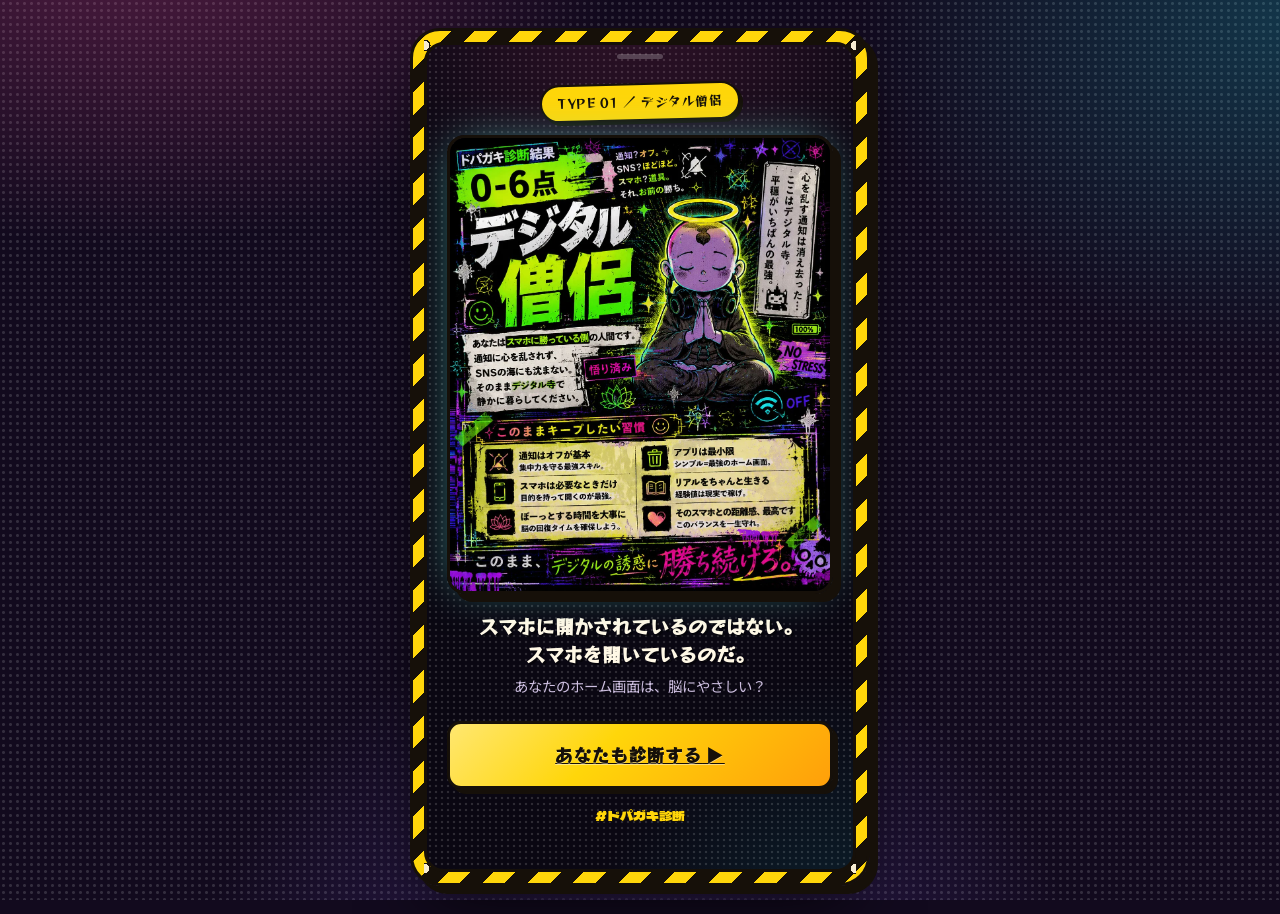
<file: s/0.html>
<!DOCTYPE html>
<html lang="ja">
<head>
  <meta charset="UTF-8" />
  <meta name="viewport" content="width=device-width, initial-scale=1.0" />
  <title>私は【デジタル僧侶】でした｜ドパガキ診断</title>
  <meta name="description" content="スマホに開かされているのではない。スマホを開いているのだ。 あなたのホーム画面は、脳にやさしい？全8問・約1分で診断。" />

  <!-- OGP / Twitterカード（このタイプの結果画像をサムネ表示） -->
  <meta property="og:type" content="article" />
  <meta property="og:title" content="私は【デジタル僧侶】でした｜ドパガキ診断" />
  <meta property="og:description" content="スマホに開かされているのではない。スマホを開いているのだ。 あなたのホーム画面は、脳にやさしい？全8問・約1分で診断。" />
  <meta property="og:url" content="https://tmk4men.github.io/dopagaki-shindan/s/0.html" />
  <meta property="og:image" content="https://tmk4men.github.io/dopagaki-shindan/og-result-0.jpg" />
  <meta property="og:image:type" content="image/jpeg" />
  <meta property="og:image:width" content="1200" />
  <meta property="og:image:height" content="630" />
  <meta property="og:site_name" content="ドパガキ診断" />
  <meta name="twitter:card" content="summary_large_image" />
  <meta name="twitter:title" content="私は【デジタル僧侶】でした｜ドパガキ診断" />
  <meta name="twitter:description" content="スマホに開かされているのではない。スマホを開いているのだ。 あなたのホーム画面は、脳にやさしい？全8問・約1分で診断。" />
  <meta name="twitter:image" content="https://tmk4men.github.io/dopagaki-shindan/og-result-0.jpg" />

  <link rel="preconnect" href="https://fonts.googleapis.com" />
  <link rel="preconnect" href="https://fonts.gstatic.com" crossorigin />
  <link href="https://fonts.googleapis.com/css2?family=Dela+Gothic+One&family=Reggae+One&family=RocknRoll+One&family=Noto+Sans+JP:wght@400;500;700;900&display=swap" rel="stylesheet" />
  <link rel="stylesheet" href="../style.css" />
</head>
<body>
  <div class="phone-frame">
    <main class="app">
      <section class="screen screen--share">
        <span class="result-type-tag">TYPE 01 ／ デジタル僧侶</span>
        <div class="result-image-wrap" data-type="0">
          <img class="result-image" src="../result-0.jpg" alt="診断結果：デジタル僧侶" />
        </div>
        <p class="share-line">スマホに開かされているのではない。スマホを開いているのだ。</p>
        <p class="share-sub">あなたのホーム画面は、脳にやさしい？</p>
        <div class="result-actions">
          <a class="btn btn--primary" href="../index.html" style="text-align:center">あなたも診断する</a>
        </div>
        <p class="share-foot">#ドパガキ診断</p>
      </section>
    </main>
  </div>
</body>
</html>
</file>
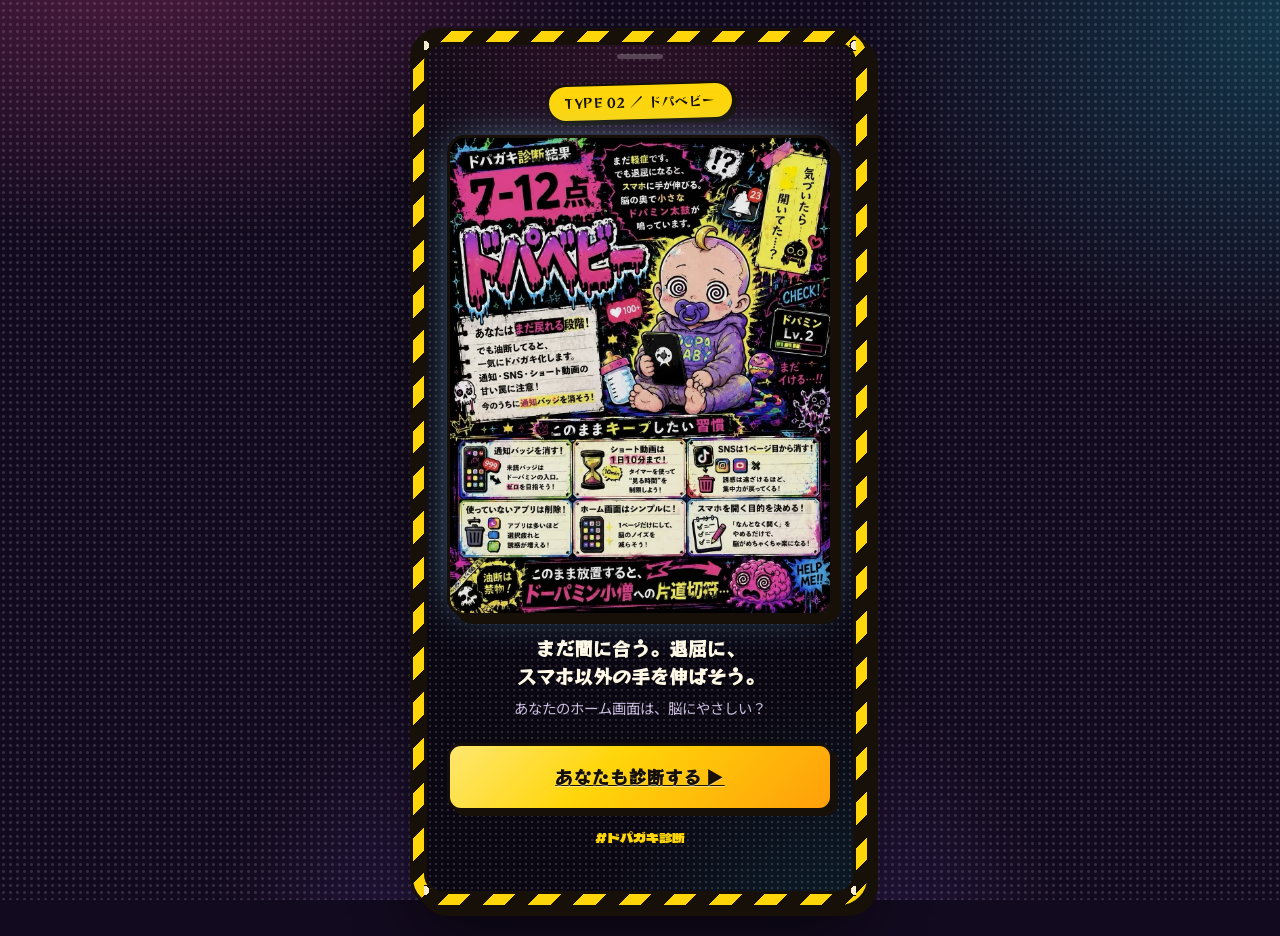
<file: s/1.html>
<!DOCTYPE html>
<html lang="ja">
<head>
  <meta charset="UTF-8" />
  <meta name="viewport" content="width=device-width, initial-scale=1.0" />
  <title>私は【ドパベビー】でした｜ドパガキ診断</title>
  <meta name="description" content="まだ間に合う。退屈に、スマホ以外の手を伸ばそう。 あなたのホーム画面は、脳にやさしい？全8問・約1分で診断。" />

  <!-- OGP / Twitterカード（このタイプの結果画像をサムネ表示） -->
  <meta property="og:type" content="article" />
  <meta property="og:title" content="私は【ドパベビー】でした｜ドパガキ診断" />
  <meta property="og:description" content="まだ間に合う。退屈に、スマホ以外の手を伸ばそう。 あなたのホーム画面は、脳にやさしい？全8問・約1分で診断。" />
  <meta property="og:url" content="https://tmk4men.github.io/dopagaki-shindan/s/1.html" />
  <meta property="og:image" content="https://tmk4men.github.io/dopagaki-shindan/og-result-1.jpg" />
  <meta property="og:image:type" content="image/jpeg" />
  <meta property="og:image:width" content="1200" />
  <meta property="og:image:height" content="630" />
  <meta property="og:site_name" content="ドパガキ診断" />
  <meta name="twitter:card" content="summary_large_image" />
  <meta name="twitter:title" content="私は【ドパベビー】でした｜ドパガキ診断" />
  <meta name="twitter:description" content="まだ間に合う。退屈に、スマホ以外の手を伸ばそう。 あなたのホーム画面は、脳にやさしい？全8問・約1分で診断。" />
  <meta name="twitter:image" content="https://tmk4men.github.io/dopagaki-shindan/og-result-1.jpg" />

  <link rel="preconnect" href="https://fonts.googleapis.com" />
  <link rel="preconnect" href="https://fonts.gstatic.com" crossorigin />
  <link href="https://fonts.googleapis.com/css2?family=Dela+Gothic+One&family=Reggae+One&family=RocknRoll+One&family=Noto+Sans+JP:wght@400;500;700;900&display=swap" rel="stylesheet" />
  <link rel="stylesheet" href="../style.css" />
</head>
<body>
  <div class="phone-frame">
    <main class="app">
      <section class="screen screen--share">
        <span class="result-type-tag">TYPE 02 ／ ドパベビー</span>
        <div class="result-image-wrap" data-type="1">
          <img class="result-image" src="../result-1.jpg" alt="診断結果：ドパベビー" />
        </div>
        <p class="share-line">まだ間に合う。退屈に、スマホ以外の手を伸ばそう。</p>
        <p class="share-sub">あなたのホーム画面は、脳にやさしい？</p>
        <div class="result-actions">
          <a class="btn btn--primary" href="../index.html" style="text-align:center">あなたも診断する</a>
        </div>
        <p class="share-foot">#ドパガキ診断</p>
      </section>
    </main>
  </div>
</body>
</html>
</file>
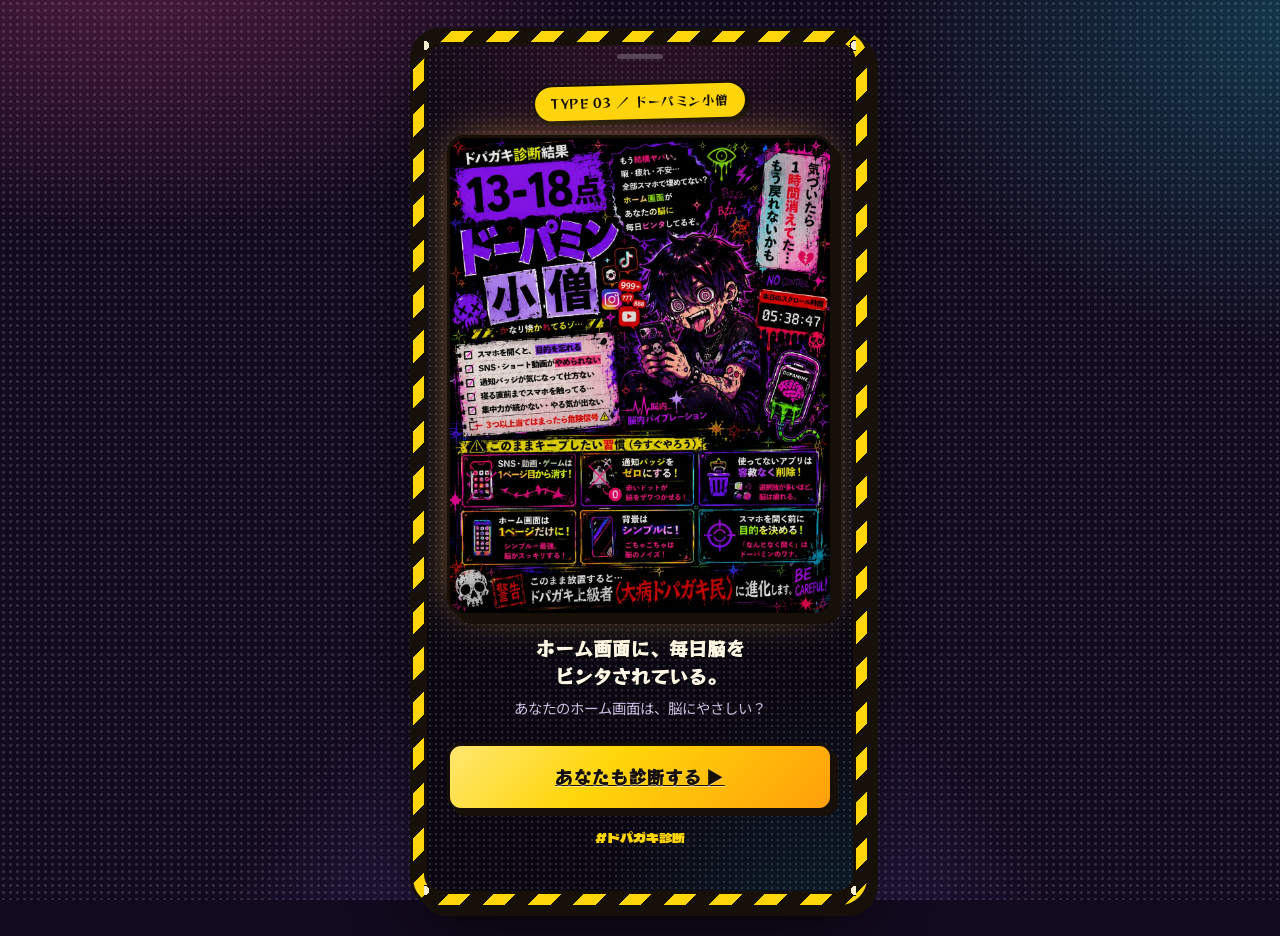
<file: s/2.html>
<!DOCTYPE html>
<html lang="ja">
<head>
  <meta charset="UTF-8" />
  <meta name="viewport" content="width=device-width, initial-scale=1.0" />
  <title>私は【ドーパミン小僧】でした｜ドパガキ診断</title>
  <meta name="description" content="ホーム画面に、毎日脳をビンタされている。 あなたのホーム画面は、脳にやさしい？全8問・約1分で診断。" />

  <!-- OGP / Twitterカード（このタイプの結果画像をサムネ表示） -->
  <meta property="og:type" content="article" />
  <meta property="og:title" content="私は【ドーパミン小僧】でした｜ドパガキ診断" />
  <meta property="og:description" content="ホーム画面に、毎日脳をビンタされている。 あなたのホーム画面は、脳にやさしい？全8問・約1分で診断。" />
  <meta property="og:url" content="https://tmk4men.github.io/dopagaki-shindan/s/2.html" />
  <meta property="og:image" content="https://tmk4men.github.io/dopagaki-shindan/og-result-2.jpg" />
  <meta property="og:image:type" content="image/jpeg" />
  <meta property="og:image:width" content="1200" />
  <meta property="og:image:height" content="630" />
  <meta property="og:site_name" content="ドパガキ診断" />
  <meta name="twitter:card" content="summary_large_image" />
  <meta name="twitter:title" content="私は【ドーパミン小僧】でした｜ドパガキ診断" />
  <meta name="twitter:description" content="ホーム画面に、毎日脳をビンタされている。 あなたのホーム画面は、脳にやさしい？全8問・約1分で診断。" />
  <meta name="twitter:image" content="https://tmk4men.github.io/dopagaki-shindan/og-result-2.jpg" />

  <link rel="preconnect" href="https://fonts.googleapis.com" />
  <link rel="preconnect" href="https://fonts.gstatic.com" crossorigin />
  <link href="https://fonts.googleapis.com/css2?family=Dela+Gothic+One&family=Reggae+One&family=RocknRoll+One&family=Noto+Sans+JP:wght@400;500;700;900&display=swap" rel="stylesheet" />
  <link rel="stylesheet" href="../style.css" />
</head>
<body>
  <div class="phone-frame">
    <main class="app">
      <section class="screen screen--share">
        <span class="result-type-tag">TYPE 03 ／ ドーパミン小僧</span>
        <div class="result-image-wrap" data-type="2">
          <img class="result-image" src="../result-2.jpg" alt="診断結果：ドーパミン小僧" />
        </div>
        <p class="share-line">ホーム画面に、毎日脳をビンタされている。</p>
        <p class="share-sub">あなたのホーム画面は、脳にやさしい？</p>
        <div class="result-actions">
          <a class="btn btn--primary" href="../index.html" style="text-align:center">あなたも診断する</a>
        </div>
        <p class="share-foot">#ドパガキ診断</p>
      </section>
    </main>
  </div>
</body>
</html>
</file>
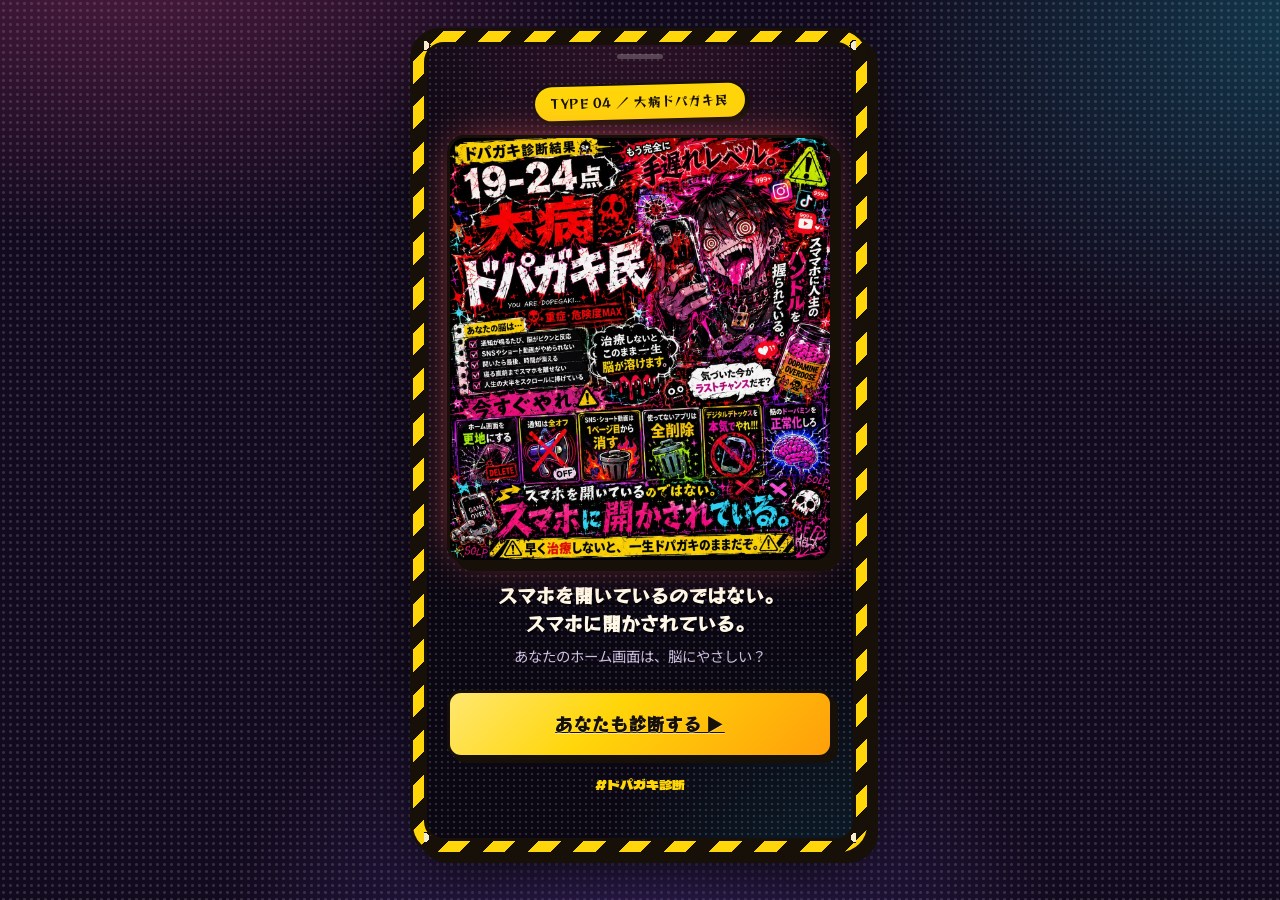
<file: s/3.html>
<!DOCTYPE html>
<html lang="ja">
<head>
  <meta charset="UTF-8" />
  <meta name="viewport" content="width=device-width, initial-scale=1.0" />
  <title>私は【大病ドパガキ民】でした｜ドパガキ診断</title>
  <meta name="description" content="スマホを開いているのではない。スマホに開かされている。 あなたのホーム画面は、脳にやさしい？全8問・約1分で診断。" />

  <!-- OGP / Twitterカード（このタイプの結果画像をサムネ表示） -->
  <meta property="og:type" content="article" />
  <meta property="og:title" content="私は【大病ドパガキ民】でした｜ドパガキ診断" />
  <meta property="og:description" content="スマホを開いているのではない。スマホに開かされている。 あなたのホーム画面は、脳にやさしい？全8問・約1分で診断。" />
  <meta property="og:url" content="https://tmk4men.github.io/dopagaki-shindan/s/3.html" />
  <meta property="og:image" content="https://tmk4men.github.io/dopagaki-shindan/og-result-3.jpg" />
  <meta property="og:image:type" content="image/jpeg" />
  <meta property="og:image:width" content="1200" />
  <meta property="og:image:height" content="630" />
  <meta property="og:site_name" content="ドパガキ診断" />
  <meta name="twitter:card" content="summary_large_image" />
  <meta name="twitter:title" content="私は【大病ドパガキ民】でした｜ドパガキ診断" />
  <meta name="twitter:description" content="スマホを開いているのではない。スマホに開かされている。 あなたのホーム画面は、脳にやさしい？全8問・約1分で診断。" />
  <meta name="twitter:image" content="https://tmk4men.github.io/dopagaki-shindan/og-result-3.jpg" />

  <link rel="preconnect" href="https://fonts.googleapis.com" />
  <link rel="preconnect" href="https://fonts.gstatic.com" crossorigin />
  <link href="https://fonts.googleapis.com/css2?family=Dela+Gothic+One&family=Reggae+One&family=RocknRoll+One&family=Noto+Sans+JP:wght@400;500;700;900&display=swap" rel="stylesheet" />
  <link rel="stylesheet" href="../style.css" />
</head>
<body>
  <div class="phone-frame">
    <main class="app">
      <section class="screen screen--share">
        <span class="result-type-tag">TYPE 04 ／ 大病ドパガキ民</span>
        <div class="result-image-wrap" data-type="3">
          <img class="result-image" src="../result-3.jpg" alt="診断結果：大病ドパガキ民" />
        </div>
        <p class="share-line">スマホを開いているのではない。スマホに開かされている。</p>
        <p class="share-sub">あなたのホーム画面は、脳にやさしい？</p>
        <div class="result-actions">
          <a class="btn btn--primary" href="../index.html" style="text-align:center">あなたも診断する</a>
        </div>
        <p class="share-foot">#ドパガキ診断</p>
      </section>
    </main>
  </div>
</body>
</html>
</file>
<file: style.css>
/* ============================================
   ドパガキ診断 - style.css
   劇画ハザード・ポップ / マンガ的マキシマリズム
   ＝ ごちゃごちゃ・厚塗り・警告テープ・網点
   ============================================ */

:root {
  /* ---- インク&紙（マンガ誌面） ---- */
  --ink: #161009;          /* 太い黒インク（warm black） */
  --ink-soft: #2b2114;
  --paper: #f6ecd2;        /* クリーム紙 */
  --paper-2: #fff8e6;
  --paper-line: #e3d4ad;

  /* ---- どぎついポップ色 ---- */
  --hazard: #ffd60a;       /* 警告イエロー */
  --hazard-2: #ff9f0a;     /* オレンジ */
  --red: #ff2742;          /* 警告レッド */
  --red-deep: #c40d24;
  --cyan: #16d6e8;         /* 電子シアン */
  --pink: #ff4fa3;         /* どぱみんピンク */
  --purple: #8b5cf6;
  --lime: #b6ff3c;

  --accent: var(--hazard);
  --accent-grad: linear-gradient(135deg, #ffe770 0%, #ffd60a 40%, #ff9f0a 100%);

  /* ---- ダーク画面（端末の中身） ---- */
  --scr-bg: #0a0712;
  --scr-bg-2: #140a1f;
  --text: #fff7ea;
  --text-dim: #cdbfe0;
  --text-mute: #8d7fa6;

  /* ---- 形・影（厚みのある劇画シャドウ） ---- */
  --radius: 18px;
  --radius-sm: 13px;
  --line: 3px;                                 /* 太い輪郭線 */
  --hard: 5px 5px 0 var(--ink);               /* ハードシャドウ（ステッカー感） */
  --hard-lg: 8px 8px 0 var(--ink);

  /* ---- 反復パターン素材 ---- */
  --tape: repeating-linear-gradient(-45deg,
      var(--hazard) 0 16px, var(--ink) 16px 32px);
  --tape-red: repeating-linear-gradient(-45deg,
      var(--red) 0 16px, #1a1208 16px 32px);
  --halftone-dark: radial-gradient(rgba(255, 255, 255, 0.14) 1.3px, transparent 1.6px);
  --halftone-ink: radial-gradient(rgba(22, 16, 9, 0.16) 1.3px, transparent 1.6px);

  --font-display: "Dela Gothic One", "Noto Sans JP", sans-serif;
  --font-accent: "Reggae One", "Noto Sans JP", sans-serif;
  --font-pop: "RocknRoll One", "Noto Sans JP", sans-serif;
  --font-body: "Noto Sans JP", "Hiragino Kaku Gothic ProN", "Hiragino Sans",
    -apple-system, BlinkMacSystemFont, "Segoe UI", Roboto, sans-serif;
}

* {
  box-sizing: border-box;
  margin: 0;
  padding: 0;
}

html,
body {
  min-height: 100%;
}

body {
  font-family: var(--font-body);
  color: var(--text);
  line-height: 1.7;
  -webkit-font-smoothing: antialiased;
  text-rendering: optimizeLegibility;

  /* 日本語の禁則＋文節単位での自然な折り返し */
  line-break: strict;          /* 行頭の小書き仮名・句読点を禁則 */
  word-break: auto-phrase;     /* 対応ブラウザは文節で改行（非対応は通常折返し） */
  overflow-wrap: anywhere;     /* URL等の長い文字列でもはみ出さない */

  display: flex;
  align-items: center;
  justify-content: center;
  padding: clamp(8px, 3vw, 28px);

  /* どぎついマンガ背景：放射グロー＋網点＋ベタ */
  background-color: #120a1e;
  background-image:
    radial-gradient(900px 600px at 10% -10%, rgba(255, 79, 163, 0.28), transparent 56%),
    radial-gradient(820px 620px at 102% 2%, rgba(22, 214, 232, 0.22), transparent 55%),
    radial-gradient(760px 760px at 50% 118%, rgba(139, 92, 246, 0.30), transparent 60%),
    var(--halftone-dark);
  background-size: auto, auto, auto, 7px 7px;
  background-attachment: fixed;
}

/* ============================================
   端末風フレーム ＝ 警告テープで縁取り
   ============================================ */
.phone-frame {
  position: relative;
  width: 100%;
  max-width: 430px;
  padding: clamp(8px, 2.4vw, 11px);
  border-radius: 30px;
  background: var(--tape);            /* 黄×黒のハザードテープ */
  border: var(--line) solid var(--ink);
  box-shadow: var(--hard-lg),
    0 30px 70px -20px rgba(0, 0, 0, 0.8);
}

/* フレーム上下のリベット風ドット（左右に振り分け） */
.phone-frame::before,
.phone-frame::after {
  content: "";
  position: absolute;
  left: 11px;
  right: 11px;
  height: 11px;
  z-index: 3;
  pointer-events: none;
  background:
    radial-gradient(circle at left center, var(--paper) 0 5px, var(--ink) 5px 6.5px, transparent 6.5px),
    radial-gradient(circle at right center, var(--paper) 0 5px, var(--ink) 5px 6.5px, transparent 6.5px);
  background-repeat: no-repeat;
}
.phone-frame::before { top: 9px; }
.phone-frame::after  { bottom: 9px; }

.app {
  position: relative;
  width: 100%;
  min-height: 74vh;
  padding: clamp(20px, 5vw, 28px) clamp(12px, 4vw, 18px) clamp(14px, 4vw, 20px);
  border-radius: 20px;
  border: var(--line) solid var(--ink);
  overflow: hidden;
  background-color: var(--scr-bg);
  background-image:
    radial-gradient(130% 90% at 50% -18%, rgba(255, 79, 163, 0.20), transparent 55%),
    radial-gradient(120% 80% at 100% 120%, rgba(22, 214, 232, 0.16), transparent 55%),
    var(--halftone-dark);
  background-size: auto, auto, 6px 6px;
}

/* シート風つまみ */
.app::before {
  content: "";
  position: absolute;
  top: 9px;
  left: 50%;
  transform: translateX(-50%);
  width: 46px;
  height: 5px;
  border-radius: 999px;
  background: rgba(255, 255, 255, 0.22);
  z-index: 2;
}

/* ============================================
   画面切り替え
   ============================================ */
.screen { width: 100%; }
.screen[hidden] { display: none; }

@keyframes fadeUp {
  from { opacity: 0; transform: translateY(18px); }
  to   { opacity: 1; transform: translateY(0); }
}

.is-active,
.screen:not([hidden]) {
  animation: fadeUp 0.45s cubic-bezier(0.22, 0.9, 0.3, 1) both;
}

/* ステッカー風の斜めスタンプ（共通） */
.stamp {
  position: absolute;
  z-index: 5;
  font-family: var(--font-accent);
  font-size: 0.82rem;
  line-height: 1.05;
  text-align: center;
  color: var(--paper);
  background: var(--red);
  padding: 7px 11px;
  border: 2.5px solid var(--ink);
  border-radius: 6px;
  box-shadow: 3px 3px 0 var(--ink);
  text-shadow: 0 1px 0 rgba(0, 0, 0, 0.35);
  pointer-events: none;
}

/* ============================================
   スタート画面
   ============================================ */
.screen--start {
  text-align: center;
  padding: clamp(8px, 3vw, 16px) clamp(6px, 3vw, 16px) 30px;
  position: relative;
}

/* 通知バッジ風の浮遊デコ（ごちゃごちゃ感の主役） */
.badge-deco {
  position: relative;
  height: 0;
}

.badge {
  position: absolute;
  display: inline-flex;
  align-items: center;
  justify-content: center;
  min-width: 34px;
  height: 34px;
  padding: 0 10px;
  font-family: var(--font-display);
  font-size: 0.86rem;
  color: #fff;
  background: linear-gradient(180deg, #ff6a5e, var(--red));
  border: 2.5px solid var(--ink);
  border-radius: 999px;
  box-shadow: 3px 3px 0 var(--ink);
  animation: pop 2.6s ease-in-out infinite;
  z-index: 4;
}

.badge--1 { left: 3%;  top: -2px; transform: rotate(-8deg); animation-delay: 0s; }
.badge--2 { right: 4%; top: -6px; transform: rotate(7deg);  animation-delay: 0.7s;
  background: linear-gradient(180deg, #3ee0ef, var(--cyan)); color: var(--ink); }
.badge--3 { right: 26%; top: 40px; transform: rotate(-5deg); animation-delay: 1.4s;
  background: linear-gradient(180deg, #ff8cc4, var(--pink)); }

@keyframes pop {
  0%, 100% { transform: scale(1) translateY(0) rotate(var(--rot, 0deg)); }
  50%      { transform: scale(1.16) translateY(-3px) rotate(var(--rot, 0deg)); }
}

/* スタート左上の警告スタンプ */
.screen--start .stamp--warn {
  top: -2px;
  left: -4px;
  transform: rotate(-12deg);
  background: var(--hazard);
  color: var(--ink);
}

.kicker {
  display: inline-block;
  margin-top: 70px;
  padding: 7px 16px;
  font-family: var(--font-accent);
  font-size: 0.72rem;
  letter-spacing: 0.12em;
  color: var(--ink);
  background: var(--hazard);
  border: 2.5px solid var(--ink);
  border-radius: 999px;
  box-shadow: 3px 3px 0 var(--ink);
  transform: rotate(-1.5deg);
}

.title {
  font-family: var(--font-display);
  font-size: clamp(2.6rem, 13vw, 3.6rem);
  font-weight: 400;
  line-height: 1.02;
  letter-spacing: 0.005em;
  margin: 20px 0 18px;
  color: var(--paper-2);
  text-wrap: balance;
  /* 多重アウトラインで劇画タイトル */
  text-shadow:
    3px 3px 0 var(--ink),
    -2px -2px 0 var(--ink),
    2px -2px 0 var(--ink),
    -2px 2px 0 var(--ink),
    7px 7px 0 var(--red);
}

.title__accent {
  color: var(--hazard);
  position: relative;
}

.title__accent::after {
  content: "";
  position: absolute;
  top: -4px;
  right: -16px;
  width: 14px;
  height: 14px;
  background: var(--red);
  border: 2.5px solid var(--ink);
  border-radius: 50%;
  animation: pop 2.6s ease-in-out infinite;
}

.main-copy {
  font-family: var(--font-pop);
  font-size: clamp(1.06rem, 4.6vw, 1.24rem);
  font-weight: 700;
  margin-bottom: 14px;
  color: var(--paper-2);
  text-shadow: 2px 2px 0 rgba(0, 0, 0, 0.5);
  text-wrap: balance;
}

.sub-copy {
  font-size: 0.96rem;
  font-weight: 500;
  color: var(--text-dim);
  margin-bottom: 32px;
  text-wrap: pretty;
}

.meta-note {
  margin-top: 16px;
  font-family: var(--font-accent);
  font-size: 0.8rem;
  color: var(--hazard);
  letter-spacing: 0.04em;
}

/* ============================================
   ボタン共通 ＝ 厚塗りステッカーボタン
   ============================================ */
.btn {
  display: inline-block;
  width: 100%;
  font-family: var(--font-pop);
  font-size: clamp(1rem, 4.4vw, 1.1rem);
  font-weight: 700;
  letter-spacing: 0.02em;
  padding: 16px 20px;
  cursor: pointer;
  border: var(--line) solid var(--ink);
  border-radius: 14px;
  box-shadow: var(--hard);
  transition: transform 0.1s cubic-bezier(0.3, 0.8, 0.3, 1),
    box-shadow 0.1s ease, filter 0.2s ease;
  -webkit-tap-highlight-color: transparent;
}

.btn:hover { filter: brightness(1.04); }

/* 押すと沈み込んでハードシャドウが消える */
.btn:active {
  transform: translate(4px, 4px);
  box-shadow: 1px 1px 0 var(--ink);
}

.btn:focus-visible {
  outline: 3px dashed var(--ink);
  outline-offset: 3px;
}

.btn--primary {
  position: relative;
  color: var(--ink);
  background: var(--accent-grad);
  text-shadow: 0 1px 0 rgba(255, 255, 255, 0.45);
}

.btn--primary::after {
  content: " ▶";
  font-family: var(--font-display);
}

/* ============================================
   質問画面
   ============================================ */
.screen--quiz { padding: 4px 2px 4px; }

.quiz-header {
  display: flex;
  align-items: center;
  gap: 12px;
  margin: 6px 0 18px;
  padding: 0 4px;
}

.progress {
  flex: 1;
  height: 16px;
  background: var(--scr-bg-2);
  border: 2.5px solid var(--ink);
  border-radius: 999px;
  overflow: hidden;
  box-shadow: inset 0 2px 3px rgba(0, 0, 0, 0.5);
}

.progress__bar {
  height: 100%;
  width: 12.5%;
  background: var(--accent-grad);
  background-image: var(--accent-grad),
    repeating-linear-gradient(45deg, rgba(255, 255, 255, 0.25) 0 6px, transparent 6px 12px);
  border-radius: 999px;
  transition: width 0.45s cubic-bezier(0.22, 0.9, 0.3, 1);
}

.quiz-count {
  font-family: var(--font-display);
  font-size: 0.86rem;
  color: var(--text-dim);
  white-space: nowrap;
}

.quiz-count #current-num {
  color: var(--hazard);
  font-size: 1.3rem;
  text-shadow: 2px 2px 0 var(--ink);
}

.card {
  position: relative;
  background-color: var(--paper);
  background-image: var(--halftone-ink);
  background-size: 7px 7px;
  border: var(--line) solid var(--ink);
  border-radius: var(--radius);
  padding: 22px 18px 22px;
  box-shadow: var(--hard-lg);
  color: var(--ink);
}

/* カード上辺の警告テープ帯 */
.card::before {
  content: "";
  position: absolute;
  top: -3px;
  left: 24px;
  right: 24px;
  height: 8px;
  background: var(--tape);
  border: 2.5px solid var(--ink);
  border-radius: 999px;
  transform: rotate(-1deg);
}

/* 戻るボタン */
.back-btn {
  background: var(--paper-2);
  border: 2.5px solid var(--ink);
  color: var(--ink);
  font-family: var(--font-pop);
  font-size: 0.84rem;
  font-weight: 700;
  padding: 5px 12px;
  margin: 4px 0 14px;
  border-radius: 999px;
  box-shadow: 2px 2px 0 var(--ink);
  cursor: pointer;
  -webkit-tap-highlight-color: transparent;
  transition: transform 0.1s ease, box-shadow 0.1s ease;
}

.back-btn[hidden] { display: none; }

.back-btn:active {
  transform: translate(2px, 2px);
  box-shadow: 0 0 0 var(--ink);
}

.back-btn:focus-visible {
  outline: 3px dashed var(--ink);
  outline-offset: 2px;
}

.card__q-label {
  display: inline-block;
  font-family: var(--font-display);
  background: var(--red);
  color: var(--paper-2);
  font-size: 0.9rem;
  letter-spacing: 0.02em;
  padding: 5px 16px;
  border: 2.5px solid var(--ink);
  border-radius: 999px;
  margin-bottom: 16px;
  box-shadow: 3px 3px 0 var(--ink);
  transform: rotate(-2deg);
}

.card__question {
  font-family: var(--font-pop);
  font-size: clamp(1.24rem, 5.4vw, 1.46rem);
  font-weight: 700;
  line-height: 1.45;
  margin-bottom: 20px;
  color: var(--ink);
  text-wrap: balance;
}

/* 選択肢 ＝ 紙のシールボタン */
.options {
  display: flex;
  flex-direction: column;
  gap: 12px;
  counter-reset: opt;
}

.option {
  position: relative;
  display: flex;
  align-items: center;
  gap: 13px;
  width: 100%;
  text-align: left;
  background: var(--paper-2);
  color: var(--ink);
  border: 2.5px solid var(--ink);
  border-radius: var(--radius-sm);
  padding: 14px 15px;
  font-family: var(--font-body);
  font-size: clamp(0.95rem, 4vw, 1.02rem);
  font-weight: 600;
  line-height: 1.4;
  text-wrap: pretty;
  cursor: pointer;
  box-shadow: 3px 3px 0 var(--ink);
  transition: transform 0.1s ease, box-shadow 0.1s ease,
    background 0.15s ease, color 0.15s ease;
  -webkit-tap-highlight-color: transparent;
}

/* A/B/C/D マーカー（ベタ塗りタブ） */
.option::before {
  counter-increment: opt;
  content: counter(opt, upper-alpha);
  flex: 0 0 auto;
  display: inline-flex;
  align-items: center;
  justify-content: center;
  width: 30px;
  height: 30px;
  border-radius: 8px;
  background: var(--ink);
  color: var(--hazard);
  font-family: var(--font-display);
  font-size: 0.86rem;
  transition: all 0.15s ease;
}

.option:hover {
  transform: translate(-1px, -1px);
  box-shadow: 5px 5px 0 var(--ink);
  background: #fffdf2;
}

.option:active,
.option.is-pressed {
  transform: translate(3px, 3px);
  background: var(--hazard);
  color: var(--ink);
  box-shadow: 0 0 0 var(--ink);
}

.option.is-pressed::before,
.option:active::before {
  background: var(--red);
  color: var(--paper-2);
}

.option:focus-visible {
  outline: 3px dashed var(--ink);
  outline-offset: 2px;
}

/* ============================================
   結果画面
   ============================================ */
.screen--result {
  padding: 4px 2px 18px;
  position: relative;
}

.result-type-tag {
  display: block;
  width: fit-content;
  margin: 4px auto 14px;
  text-align: center;
  font-family: var(--font-accent);
  font-size: 0.8rem;
  letter-spacing: 0.04em;
  color: var(--ink);
  background: var(--hazard);
  padding: 6px 16px;
  border: 2.5px solid var(--ink);
  border-radius: 999px;
  box-shadow: 3px 3px 0 var(--ink);
  transform: rotate(-1.5deg);
}

/* 結果画像（タイプごとの1枚絵） */
.result-image-wrap {
  position: relative;
  border-radius: var(--radius);
  overflow: hidden;
  line-height: 0;
  border: var(--line) solid var(--ink);
  box-shadow: var(--hard-lg),
    0 0 46px -10px var(--type-glow, rgba(255, 214, 10, 0.5));
  animation: resultPop 0.6s cubic-bezier(0.18, 1.4, 0.4, 1) both;
}

.result-image-wrap[data-type="0"] { --type-glow: rgba(94, 234, 212, 0.6); }
.result-image-wrap[data-type="1"] { --type-glow: rgba(125, 211, 252, 0.6); }
.result-image-wrap[data-type="2"] { --type-glow: rgba(255, 184, 76, 0.65); }
.result-image-wrap[data-type="3"] { --type-glow: rgba(255, 92, 92, 0.7); }

.result-image { display: block; width: 100%; height: auto; }

@keyframes resultPop {
  0%   { opacity: 0; transform: scale(0.86) translateY(12px) rotate(-2deg); }
  60%  { opacity: 1; transform: scale(1.02) rotate(1deg); }
  100% { opacity: 1; transform: scale(1) translateY(0) rotate(0); }
}

.result-actions {
  display: flex;
  flex-direction: column;
  gap: 12px;
  margin-top: 22px;
}

.btn--share {
  display: inline-flex;
  align-items: center;
  justify-content: center;
  gap: 9px;
  background: var(--ink);
  color: #fff;
}

.btn--share .x-logo { width: 18px; height: 18px; fill: #fff; }

/* note記事への導線（緑のステッカー＋NEWバッジ） */
.btn--note {
  position: relative;
  text-align: center;
  background: linear-gradient(180deg, #4be3c6, #18b89c);
  color: var(--ink);
  text-shadow: 0 1px 0 rgba(255, 255, 255, 0.4);
}

.btn--note::before {
  content: "📒";
  margin-right: 8px;
}

.btn--note::after {
  content: "NEW";
  position: absolute;
  top: -10px;
  right: -8px;
  font-family: var(--font-display);
  font-size: 0.62rem;
  color: #fff;
  background: var(--red);
  padding: 3px 7px;
  border: 2.5px solid var(--ink);
  border-radius: 999px;
  box-shadow: 2px 2px 0 var(--ink);
  transform: rotate(10deg);
}

.btn--retry {
  background: var(--paper-2);
  color: var(--ink);
}

.result-hash {
  text-align: center;
  margin-top: 18px;
  font-family: var(--font-display);
  font-size: 1rem;
  letter-spacing: 0.03em;
  color: var(--hazard);
  text-shadow: 2px 2px 0 var(--ink);
}

/* ============================================
   シェア用ランディング（s/N.html）
   ============================================ */
.screen--share {
  padding: 6px 2px 22px;
  text-align: center;
}

.share-line {
  font-family: var(--font-pop);
  font-size: clamp(1.04rem, 4.6vw, 1.18rem);
  font-weight: 700;
  line-height: 1.5;
  margin: 18px 6px 6px;
  color: var(--paper-2);
  text-shadow: 2px 2px 0 rgba(0, 0, 0, 0.5);
  text-wrap: balance;
}

.share-sub {
  font-size: 0.9rem;
  color: var(--text-dim);
  margin-bottom: 22px;
}

.share-cta { text-align: center; }

.share-foot {
  margin-top: 16px;
  font-family: var(--font-display);
  font-size: 0.82rem;
  color: var(--hazard);
  text-shadow: 1px 1px 0 var(--ink);
}

/* ============================================
   レスポンシブ
   ============================================ */

/* 小型スマホ（iPhone SE 等） */
@media (max-width: 360px) {
  .kicker { margin-top: 58px; }
  .badge { min-width: 30px; height: 30px; font-size: 0.78rem; }
  .stamp { font-size: 0.74rem; }
  :root { --hard: 4px 4px 0 var(--ink); --hard-lg: 6px 6px 0 var(--ink); }
}

/* タブレット〜PC：余白を広げて読みやすく */
@media (min-width: 600px) {
  .phone-frame { max-width: 460px; }
  .app { min-height: 70vh; }
}

/* 横長・低い画面：縦詰めを緩和 */
@media (max-height: 720px) and (min-width: 480px) {
  .app { min-height: 0; }
}

/* マウス環境のみホバー演出を有効化（タッチでの誤発火防止） */
@media (hover: none) {
  .option:hover { transform: none; box-shadow: 3px 3px 0 var(--ink); background: var(--paper-2); }
  .btn:hover { filter: none; }
}

/* モーション控えめ設定を尊重 */
@media (prefers-reduced-motion: reduce) {
  *,
  *::before,
  *::after {
    animation-duration: 0.001ms !important;
    animation-iteration-count: 1 !important;
    transition-duration: 0.001ms !important;
  }
}
</file>
